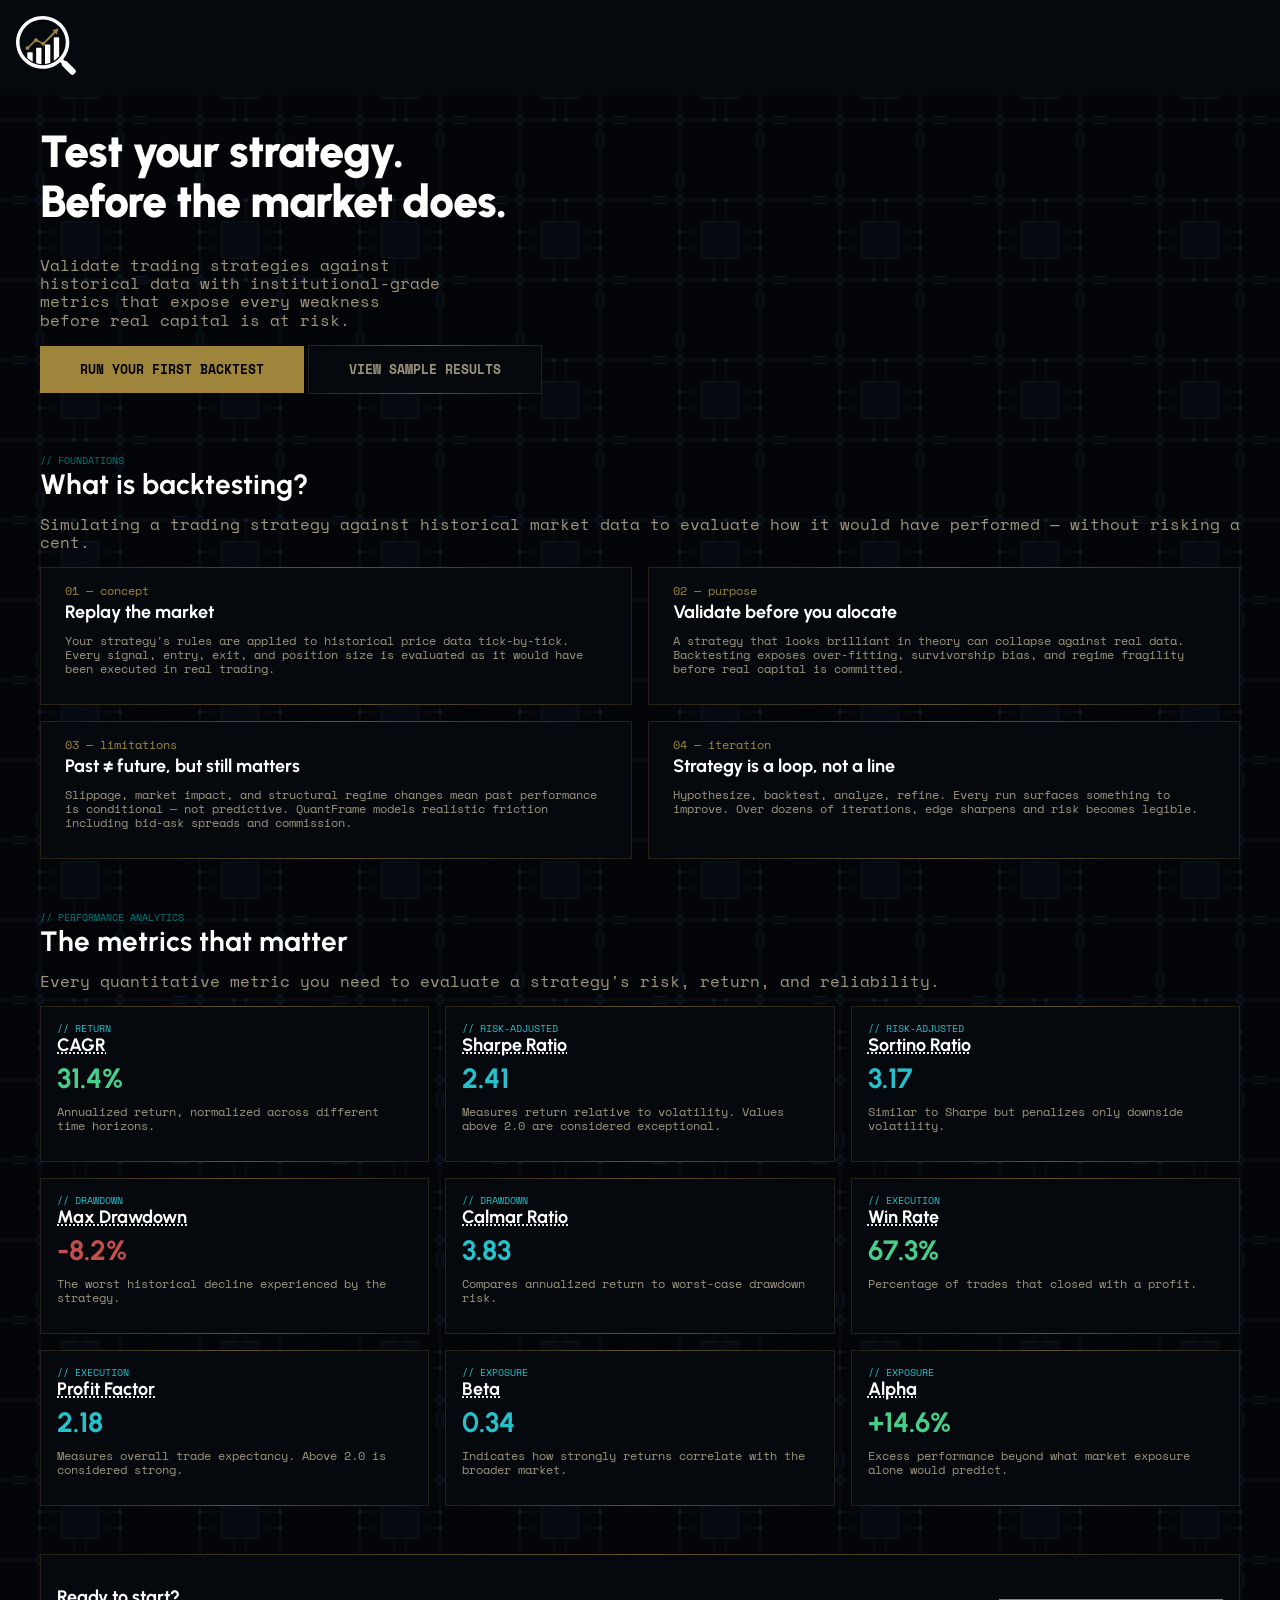
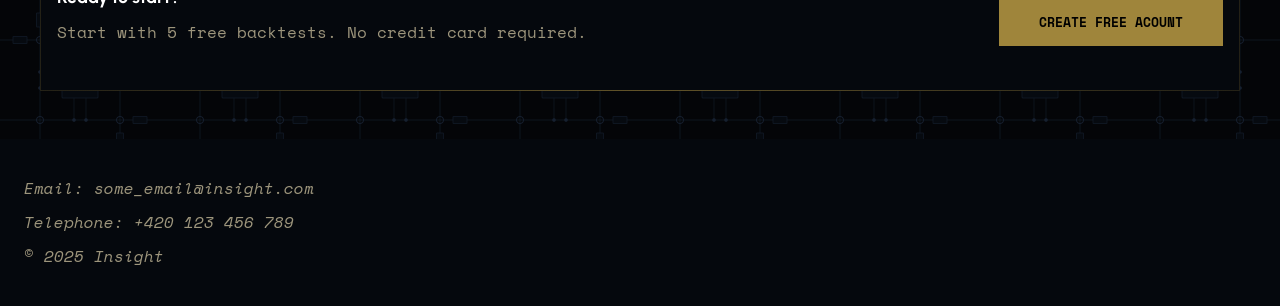
<file: index.html>
<!DOCTYPE html>
<html lang="en">
<head>
    <meta charset="UTF-8">
    <meta name="viewport" content="width=device-width, initial-scale=1.0">
    <title>Insight</title>
    <link rel="preconnect" href="https://fonts.googleapis.com">
    <link rel="preconnect" href="https://fonts.gstatic.com" crossorigin>
    <link href="https://fonts.googleapis.com/css2?family=Space+Mono:ital,wght@0,400;0,700;1,400;1,700&family=Urbanist:ital,wght@0,100..900;1,100..900&display=swap" rel="stylesheet">
    <link rel="stylesheet" href="styles/normalize.css">
    <link rel="stylesheet" href="styles/style.css">
</head>
<body>
    <header id="header"></header>
    <main>
        <section class="hero">
            <h1 class="hero__heading">Test your strategy.<br>Before the market does.</h1>
            <p class="hero__description">Validate trading strategies against historical data with institutional-grade metrics that expose every weakness before real capital is at risk.</p>
            <a href="#" class="button button-light hero__button"><p class="button__text button__text-light">run your first backtest</p></a>
            <a href="./backtest.html" class="button button-dark hero__button"><p class="button__text button__text-dark">view sample results</p></a>
        </section>
        <section class="foundations">
            <span class="text--tiny text--cyan">// FOUNDATIONS</span>
            <h2 class="foundations__heading">What is backtesting?</h2>
            <p>Simulating a trading strategy against historical market data to evaluate how it would have performed — without risking a cent.</p>
            <div class="i_cards">
                <div class="i_card">
                    <p class="i_card__small text--small">01 — concept</p>
                    <p class="i_card__heading heading-h3">Replay the market</p>
                    <p class="i_card__text text--small">Your strategy's rules are applied to historical price data tick-by-tick. Every signal, entry, exit, and position size is evaluated as it would have been executed in real trading.</p>
                </div>
                <div class="i_card">
                    <p class="i_card__small text--small">02 — purpose</p>
                    <p class="i_card__heading heading-h3">Validate before you alocate</p>
                    <p class="i_card__text text--small">A strategy that looks brilliant in theory can collapse against real data. Backtesting exposes over-fitting, survivorship bias, and regime fragility before real capital is committed.</p>
                </div>
                <div class="i_card">
                    <p class="i_card__small text--small">03 — limitations</p>
                    <p class="i_card__heading heading-h3">Past ≠ future, but still matters</p>
                    <p class="i_card__text text--small">Slippage, market impact, and structural regime changes mean past performance is conditional — not predictive. QuantFrame models realistic friction including bid-ask spreads and commission.</p>
                </div>
                <div class="i_card">
                    <p class="i_card__small text--small">04 — iteration</p>
                    <p class="i_card__heading heading-h3">Strategy is a loop, not a line</p>
                    <p class="i_card__text text--small">Hypothesize, backtest, analyze, refine. Every run surfaces something to improve. Over dozens of iterations, edge sharpens and risk becomes legible.</p>
                </div>
            </div>
        </section>
        <section class="metrics">
            <span class="text--tiny text--cyan">// PERFORMANCE ANALYTICS</SPAN>
            <h2 class="metrics__heading">The metrics that matter</h2>
            <p>Every quantitative metric you need to evaluate a strategy's risk, return, and reliability.</p>

            <div class="met_cards">
                <div class="met_card">
                    <p class="text--tiny text--light-cyan">// RETURN</p>
                    <p class="met_card__heading heading-h3"><abbr title="Compound Annual Growth Rate">CAGR</abbr></p>
                    <p class="met_card__value text--green">31.4%</p>
                    <p class="met_card__desc text--small">Annualized return, normalized across different time horizons.</p>
                </div>
                <div class="met_card">
                    <p class="text--tiny text--light-cyan">// RISK-ADJUSTED</p>
                    <p class="met_card__heading heading-h3"><abbr title="Excess return per unit of volatility">Sharpe Ratio</abbr></p>
                    <p class="met_card__value text--light-cyan">2.41</p>
                    <p class="met_card__desc text--small">Measures return relative to volatility. Values above 2.0 are considered exceptional.</p>
                </div>
                <div class="met_card">
                    <p class="text--tiny text--light-cyan">// RISK-ADJUSTED</p>
                    <p class="met_card__heading heading-h3"><abbr title="Downside-risk-adjusted return">Sortino Ratio</abbr></p>
                    <p class="met_card__value text--light-cyan">3.17</p>
                    <p class="met_card__desc text--small">Similar to Sharpe but penalizes only downside volatility.</p>
                </div>
                <div class="met_card">
                    <p class="text--tiny text--light-cyan">// DRAWDOWN</p>
                    <p class="met_card__heading heading-h3"><abbr title="Largest peak-to-trough portfolio decline">Max Drawdown</abbr></p>
                    <p class="met_card__value text--red">-8.2%</p>
                    <p class="met_card__desc text--small">The worst historical decline experienced by the strategy.</p>
                </div>
                <div class="met_card">
                    <p class="text--tiny text--light-cyan">// DRAWDOWN</p>
                    <p class="met_card__heading heading-h3"><abbr title="CAGR divided by maximum drawdown">Calmar Ratio</abbr></p>
                    <p class="met_card__value text--light-cyan">3.83</p>
                    <p class="met_card__desc text--small">Compares annualized return to worst-case drawdown risk.</p>
                </div>
                <div class="met_card">
                    <p class="text--tiny text--light-cyan">// EXECUTION</p>
                    <p class="met_card__heading heading-h3"><abbr title="Percentage of profitable trades">Win Rate</abbr></p>
                    <p class="met_card__value text--green">67.3%</p>
                    <p class="met_card__desc text--small">Percentage of trades that closed with a profit.</p>
                </div>
                <div class="met_card">
                    <p class="text--tiny text--light-cyan">// EXECUTION</p>
                    <p class="met_card__heading heading-h3"><abbr title="Gross profit divided by gross loss">Profit Factor</abbr></p>
                    <p class="met_card__value text--light-cyan">2.18</p>
                    <p class="met_card__desc text--small">Measures overall trade expectancy. Above 2.0 is considered strong.</p>
                </div>
                <div class="met_card">
                    <p class="text--tiny text--light-cyan">// EXPOSURE</p>
                    <p class="met_card__heading heading-h3"><abbr title="Sensitivity to benchmark returns">Beta</abbr></p>
                    <p class="met_card__value text--light-cyan">0.34</p>
                    <p class="met_card__desc text--small">Indicates how strongly returns correlate with the broader market.</p>
                </div>
                <div class="met_card">
                    <p class="text--tiny text--light-cyan">// EXPOSURE</p>
                    <p class="met_card__heading heading-h3"><abbr title="Return beyond benchmark-adjusted expectations">Alpha</abbr></p>
                    <p class="met_card__value text--green">+14.6%</p>
                    <p class="met_card__desc text--small">Excess performance beyond what market exposure alone would predict.</p>
                </div>
            </div>
        </section>

        <div class="ready_card">
            <div class="ready_card__header">
                <p class="heading-h3">Ready to start?</p>
                <p>Start with 5 free backtests. No credit card required.</p>
            </div>
            <a href="#" class="button button-light ready_card__button"><p class="button__text button__text-light">Create free acount</p></a>
        </div>
    </main>
    <footer id="footer"></footer>
    <script src="link_header_footer.js"></script>
</body>
</html>
</file>
<file: styles/style.css>
:root {
    --bg-color: #05080D;
    --lighter-bg: #0D1522;
    --light-gold: #9D957C;
    --gold: #9F853B;
    --cyan: #007A74;
    --light-cyan: #27C1CC;
    --red: #C24E4E;
    --green: #48CE8B;
    --text-font: "Space Mono", monospace;
    --heading-font: "Urbanist", sans-serif;
    --break-point-tab: 768px;
    --break-point-pc: 1024px;
    --gold-border-gradient: linear-gradient(
        90deg,
        rgb(from var(--gold) r g b / 0.2) 0%,
        rgb(from var(--gold) r g b / 0.6) 50%,
        rgb(from var(--gold) r g b / 0.2) 100%
    );

}

h1, h2{
    color: #fff;
    font-family: var(--heading-font);
}
h2, .heading-h3{
    margin:0;
}

.heading-h3 {
    color: #fff;
    font-family: var(--heading-font);
    font-size: 1.125rem;
    font-style: normal;
    font-weight: 700;
    line-height: 1.25rem;
}

.text--tiny {
    font-size: 0.625rem;
    font-style: normal;
    font-weight: 400;
    line-height: 0.75rem;
    margin:0;
}
.text--small {
    font-size: 0.75rem;
    font-style: normal;
    font-weight: 400;
    line-height: 0.875rem;
}
.text--cyan {
    color: var(--cyan);
}
.text--light-cyan {
    color: var(--light-cyan)
}
.text--green {
    color: var(--green)
}
.text--red {
    color: var(--red)
}

p, span{
    font-family: var(--text-font);
    color: var(--light-gold);
}

html {
    background-color: #000;
    background-image: url("/imgs/bg-tile.png");
    background-size: 160px 160px;
    background-repeat: repeat;
}

body {
    background: rgba(0, 0, 0, 0.5);
    min-height: 100vh;
    margin: 0;
}

main {
    max-width: min(95%, 1200px);
    margin: 0 auto;
}

section {
    margin-bottom: 3rem;
}


header {
    background-color: var(--bg-color);
    padding: 1rem;
}
.header__logo {
    width: 60px;
    height: auto;
}
.hero__heading {
    font-family: var(--heading-font);
    font-size: 3rem;
    font-size: 2.8125rem;
    font-weight: 900;
    line-height: 3.125rem;
    letter-spacing: -1px;
}
.hero__description {
    max-width: 400px;
}
.hero__button {
    margin-bottom: .5rem;
}


.button {
    display: block;
    padding: 1rem 2.5rem;
    text-decoration: none;
}
.button__text{
    font-family: var(--text-font);
    font-size: 13px;
    font-style: normal;
    font-weight: 700;
    line-height: 15px;
    text-transform: uppercase;
    text-align: center;
    margin: auto;
}
.button__text-light {
    color: black;
}
.button__text-dark {
    color: var(--light-gold);
}
.button-dark {
    background-color: var(--bg-color);
    border: 1px solid transparent;
    border-image: var(--gold-border-gradient) 1;
}
.button-light {
    background-color: var(--gold);
}


.i_cards {
    display: grid;
    width: 100%;
    gap: 1rem;
    grid-template-columns: 1fr;
}

.i_card {
    border: 1px solid transparent;
    border-image: var(--gold-border-gradient) 1;
    background: var(--bg-color);
    padding: 1rem 1.5rem;
}
.i_card__small {
    color: var(--gold);
    margin: 0;
    margin-bottom: 0.25rem;
}


.met_cards{
    display: grid;
    width: 100%;
    gap: 1rem;
    grid-template-columns: repeat(2, 1fr);
}

.met_card{
    background-color: var(--bg-color);
    border: 1px solid transparent;
    border-image: var(--gold-border-gradient) 1;
    padding: 1rem;
}
.met_card__value{
    font-family: var(--heading-font);
    font-size: 1.75rem;
    font-weight: 700;
    line-height: 1.875rem;
    margin: .5rem 0;
}


.ready_card {
    background-color: var(--bg-color);
    padding: 2rem 1rem;
    text-align: center;
    margin-bottom: 3rem;
    display: flex;
    flex-direction: column;
    border: 1px solid transparent;
    border-image: var(--gold-border-gradient) 1;
}
.ready_card__button {
    margin: auto;
    margin-right: 0;
}


.mcard {
    background-color: var(--bg-color);
}


.graphs {
    display: grid;
    width: 100%;
    grid-template-columns: repeat(2, 1fr);
}

.chart {
    background-color: var(--bg-color);
    padding: 2rem;
    border: 1px solid transparent;
    border-image: var(--gold-border-gradient) 1;
    margin: 2rem;
}
.chart__header {
    display: flex;
    justify-content: space-between;
}
.chart__canvas {
    margin: 1.5rem;
    width: 100%;
}
#equity_chart {
    grid-column: span 2;
}

.legend__item {
    margin:0 .5rem;
}
.legend__item::before {
    content: '';
    display: inline-block;
    width: 20px;
    height: 2px;
    margin-right: 8px;
    vertical-align: middle;
}
.legend__item--gold::before {
    background-color: var(--gold);
}
.legend__item--dark::before {
    background-color: #2d4060;
}

.stat-list {
    display: grid;
    grid-template-columns: repeat(2, 1fr);
}


footer {
    background-color: var(--bg-color);
    padding: 1.5rem;
}
footer a{
    color: var(--light-gold);
    text-decoration: none;
}
footer a:hover{
    text-decoration: underline;
}

/*tab*/
@media (min-width: 768px) {
.i_cards{
    grid-template-columns: repeat(2, 1fr);
}


.ready_card{
    flex-direction: row;
    justify-content: space-between;
    text-align: start;
}


.hero__button{
    display: inline-block;
}


.stat-list {
    display: grid;
    grid-template-columns: 1fr;
}
}


/*pc*/
@media (min-width: 1200px) {
.met_cards{
    grid-template-columns: repeat(3, 1fr);
}
}
</file>
